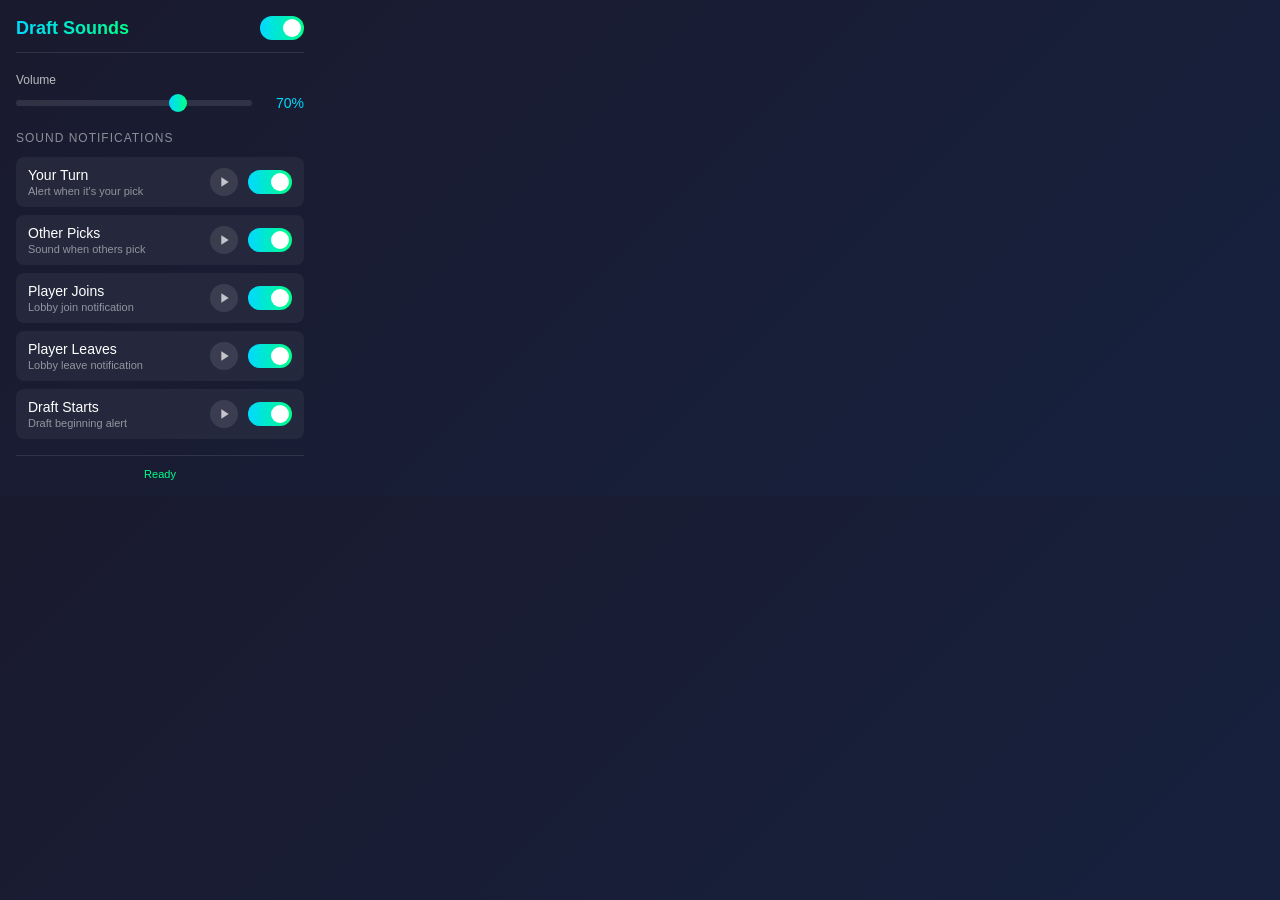
<file: underdog-draft-sounds/popup/popup.html>
<!DOCTYPE html>
<html>
<head>
  <meta charset="UTF-8">
  <title>Underdog Draft Sounds</title>
  <link rel="stylesheet" href="popup.css">
</head>
<body>
  <div class="container">
    <header>
      <h1>Draft Sounds</h1>
      <label class="master-toggle">
        <input type="checkbox" id="enabled" checked>
        <span class="toggle-slider"></span>
      </label>
    </header>

    <section class="volume-section">
      <label for="volume">Volume</label>
      <div class="volume-control">
        <input type="range" id="volume" min="0" max="100" value="70">
        <span id="volume-display">70%</span>
      </div>
    </section>

    <section class="sounds-section">
      <h2>Sound Notifications</h2>

      <div class="sound-option">
        <div class="sound-info">
          <span class="sound-name">Your Turn</span>
          <span class="sound-desc">Alert when it's your pick</span>
        </div>
        <div class="sound-controls">
          <button class="test-btn" data-sound="myTurn" title="Test sound">
            <svg viewBox="0 0 24 24" width="16" height="16">
              <path fill="currentColor" d="M8 5v14l11-7z"/>
            </svg>
          </button>
          <label class="toggle">
            <input type="checkbox" data-sound="myTurn" checked>
            <span class="toggle-slider"></span>
          </label>
        </div>
      </div>

      <div class="sound-option">
        <div class="sound-info">
          <span class="sound-name">Other Picks</span>
          <span class="sound-desc">Sound when others pick</span>
        </div>
        <div class="sound-controls">
          <button class="test-btn" data-sound="otherPick" title="Test sound">
            <svg viewBox="0 0 24 24" width="16" height="16">
              <path fill="currentColor" d="M8 5v14l11-7z"/>
            </svg>
          </button>
          <label class="toggle">
            <input type="checkbox" data-sound="otherPick" checked>
            <span class="toggle-slider"></span>
          </label>
        </div>
      </div>

      <div class="sound-option">
        <div class="sound-info">
          <span class="sound-name">Player Joins</span>
          <span class="sound-desc">Lobby join notification</span>
        </div>
        <div class="sound-controls">
          <button class="test-btn" data-sound="playerJoin" title="Test sound">
            <svg viewBox="0 0 24 24" width="16" height="16">
              <path fill="currentColor" d="M8 5v14l11-7z"/>
            </svg>
          </button>
          <label class="toggle">
            <input type="checkbox" data-sound="playerJoin" checked>
            <span class="toggle-slider"></span>
          </label>
        </div>
      </div>

      <div class="sound-option">
        <div class="sound-info">
          <span class="sound-name">Player Leaves</span>
          <span class="sound-desc">Lobby leave notification</span>
        </div>
        <div class="sound-controls">
          <button class="test-btn" data-sound="playerLeave" title="Test sound">
            <svg viewBox="0 0 24 24" width="16" height="16">
              <path fill="currentColor" d="M8 5v14l11-7z"/>
            </svg>
          </button>
          <label class="toggle">
            <input type="checkbox" data-sound="playerLeave" checked>
            <span class="toggle-slider"></span>
          </label>
        </div>
      </div>

      <div class="sound-option">
        <div class="sound-info">
          <span class="sound-name">Draft Starts</span>
          <span class="sound-desc">Draft beginning alert</span>
        </div>
        <div class="sound-controls">
          <button class="test-btn" data-sound="draftStart" title="Test sound">
            <svg viewBox="0 0 24 24" width="16" height="16">
              <path fill="currentColor" d="M8 5v14l11-7z"/>
            </svg>
          </button>
          <label class="toggle">
            <input type="checkbox" data-sound="draftStart" checked>
            <span class="toggle-slider"></span>
          </label>
        </div>
      </div>
    </section>

    <footer>
      <p class="status" id="status">Ready</p>
    </footer>
  </div>

  <script src="popup.js"></script>
</body>
</html>
</file>
<file: underdog-draft-sounds/popup/popup.css>
* {
  margin: 0;
  padding: 0;
  box-sizing: border-box;
}

body {
  font-family: -apple-system, BlinkMacSystemFont, 'Segoe UI', Roboto, Oxygen, Ubuntu, sans-serif;
  width: 320px;
  background: linear-gradient(135deg, #1a1a2e 0%, #16213e 100%);
  color: #fff;
}

.container {
  padding: 16px;
}

header {
  display: flex;
  justify-content: space-between;
  align-items: center;
  margin-bottom: 20px;
  padding-bottom: 12px;
  border-bottom: 1px solid rgba(255, 255, 255, 0.1);
}

h1 {
  font-size: 18px;
  font-weight: 600;
  background: linear-gradient(90deg, #00d9ff, #00ff88);
  -webkit-background-clip: text;
  -webkit-text-fill-color: transparent;
  background-clip: text;
}

h2 {
  font-size: 12px;
  font-weight: 500;
  text-transform: uppercase;
  letter-spacing: 1px;
  color: rgba(255, 255, 255, 0.5);
  margin-bottom: 12px;
}

/* Toggle Switch */
.toggle, .master-toggle {
  position: relative;
  display: inline-block;
  width: 44px;
  height: 24px;
}

.toggle input, .master-toggle input {
  opacity: 0;
  width: 0;
  height: 0;
}

.toggle-slider {
  position: absolute;
  cursor: pointer;
  top: 0;
  left: 0;
  right: 0;
  bottom: 0;
  background-color: rgba(255, 255, 255, 0.1);
  transition: 0.3s;
  border-radius: 24px;
}

.toggle-slider:before {
  position: absolute;
  content: "";
  height: 18px;
  width: 18px;
  left: 3px;
  bottom: 3px;
  background-color: #fff;
  transition: 0.3s;
  border-radius: 50%;
}

input:checked + .toggle-slider {
  background: linear-gradient(90deg, #00d9ff, #00ff88);
}

input:checked + .toggle-slider:before {
  transform: translateX(20px);
}

input:disabled + .toggle-slider {
  opacity: 0.5;
  cursor: not-allowed;
}

/* Volume Section */
.volume-section {
  margin-bottom: 20px;
}

.volume-section label {
  display: block;
  font-size: 12px;
  color: rgba(255, 255, 255, 0.7);
  margin-bottom: 8px;
}

.volume-control {
  display: flex;
  align-items: center;
  gap: 12px;
}

input[type="range"] {
  flex: 1;
  -webkit-appearance: none;
  appearance: none;
  height: 6px;
  background: rgba(255, 255, 255, 0.1);
  border-radius: 3px;
  outline: none;
}

input[type="range"]::-webkit-slider-thumb {
  -webkit-appearance: none;
  appearance: none;
  width: 18px;
  height: 18px;
  background: linear-gradient(90deg, #00d9ff, #00ff88);
  border-radius: 50%;
  cursor: pointer;
  transition: transform 0.2s;
}

input[type="range"]::-webkit-slider-thumb:hover {
  transform: scale(1.1);
}

input[type="range"]::-moz-range-thumb {
  width: 18px;
  height: 18px;
  background: linear-gradient(90deg, #00d9ff, #00ff88);
  border-radius: 50%;
  cursor: pointer;
  border: none;
}

#volume-display {
  font-size: 14px;
  font-weight: 500;
  min-width: 40px;
  text-align: right;
  color: #00d9ff;
}

/* Sounds Section */
.sounds-section {
  margin-bottom: 16px;
}

.sound-option {
  display: flex;
  justify-content: space-between;
  align-items: center;
  padding: 10px 12px;
  margin-bottom: 8px;
  background: rgba(255, 255, 255, 0.05);
  border-radius: 8px;
  transition: background 0.2s;
}

.sound-option:hover {
  background: rgba(255, 255, 255, 0.08);
}

.sound-info {
  display: flex;
  flex-direction: column;
  gap: 2px;
}

.sound-name {
  font-size: 14px;
  font-weight: 500;
}

.sound-desc {
  font-size: 11px;
  color: rgba(255, 255, 255, 0.5);
}

.sound-controls {
  display: flex;
  align-items: center;
  gap: 10px;
}

.test-btn {
  display: flex;
  align-items: center;
  justify-content: center;
  width: 28px;
  height: 28px;
  background: rgba(255, 255, 255, 0.1);
  border: none;
  border-radius: 50%;
  color: rgba(255, 255, 255, 0.7);
  cursor: pointer;
  transition: all 0.2s;
}

.test-btn:hover {
  background: rgba(0, 217, 255, 0.3);
  color: #00d9ff;
  transform: scale(1.1);
}

.test-btn:active {
  transform: scale(0.95);
}

/* Footer */
footer {
  padding-top: 12px;
  border-top: 1px solid rgba(255, 255, 255, 0.1);
}

.status {
  font-size: 11px;
  color: rgba(255, 255, 255, 0.4);
  text-align: center;
}

.status.active {
  color: #00ff88;
}

.status.error {
  color: #ff6b6b;
}

/* Disabled state */
body.disabled .sounds-section {
  opacity: 0.5;
  pointer-events: none;
}
</file>
